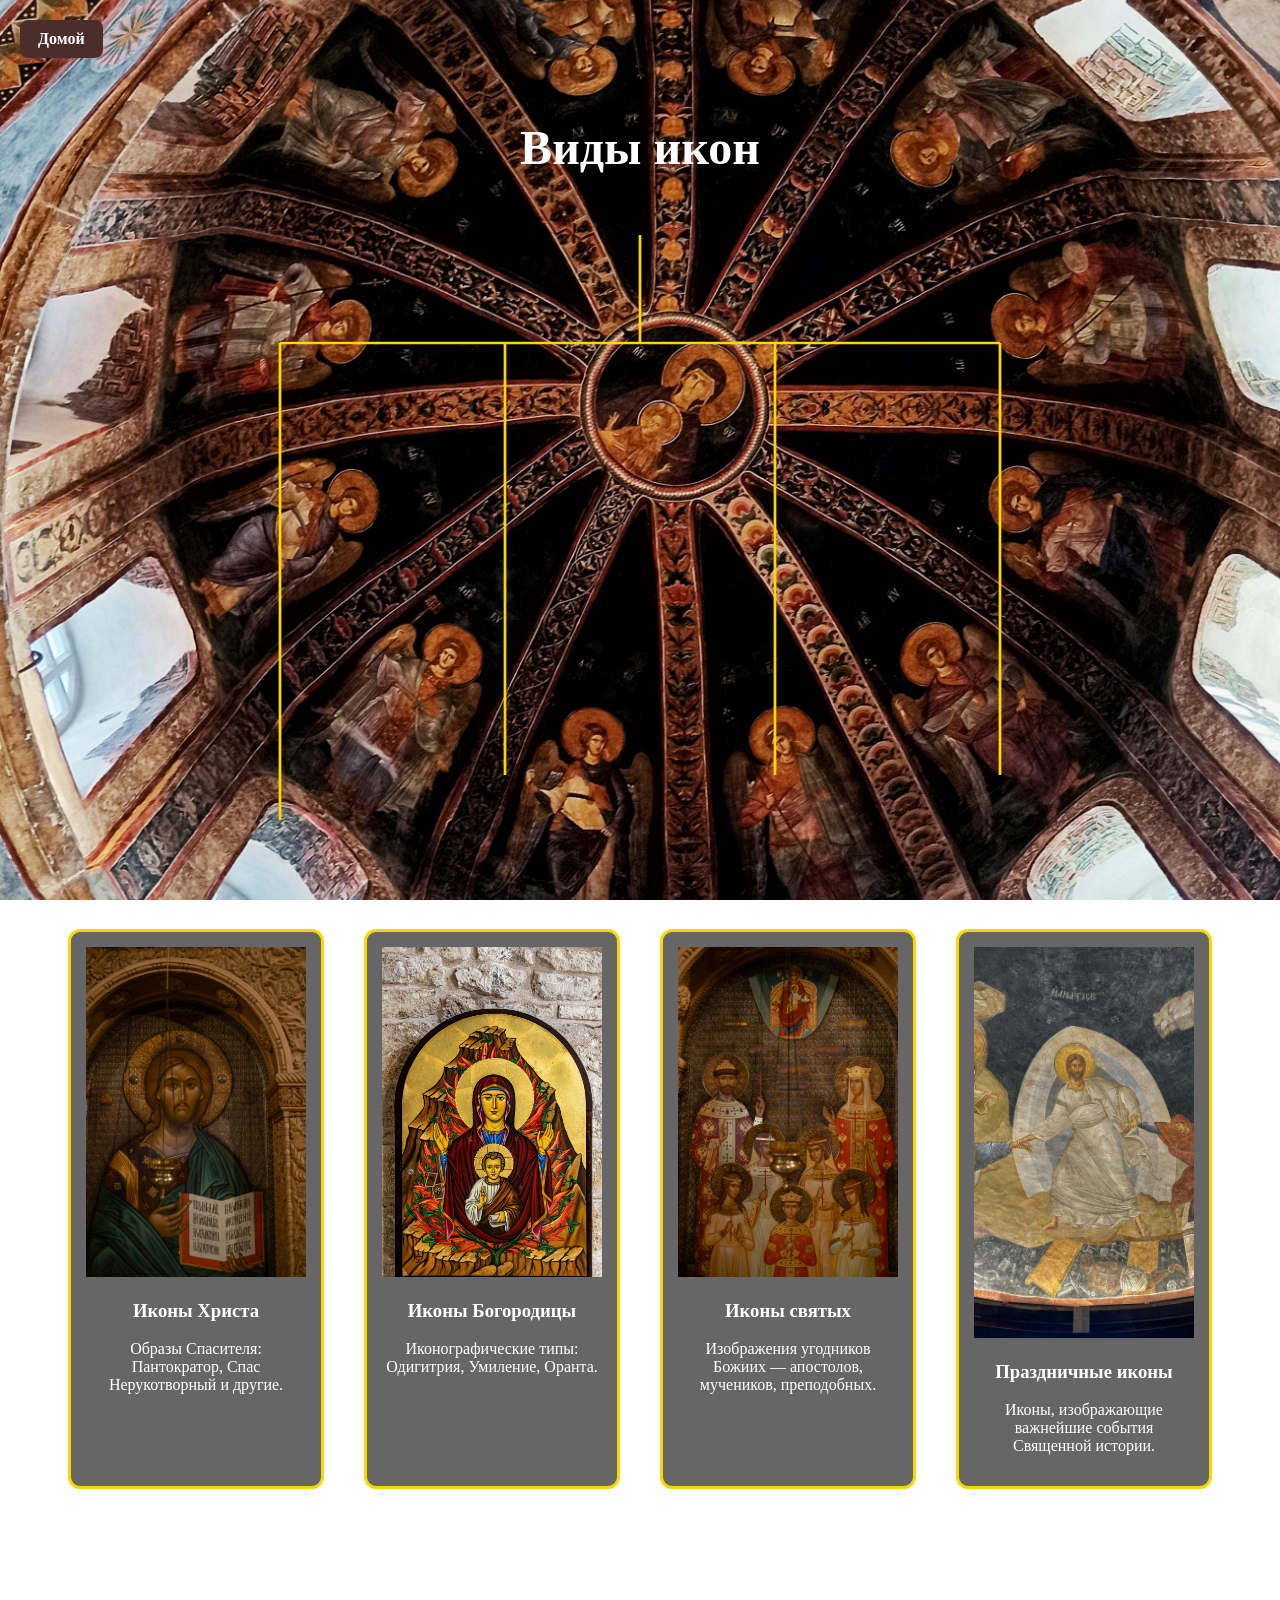
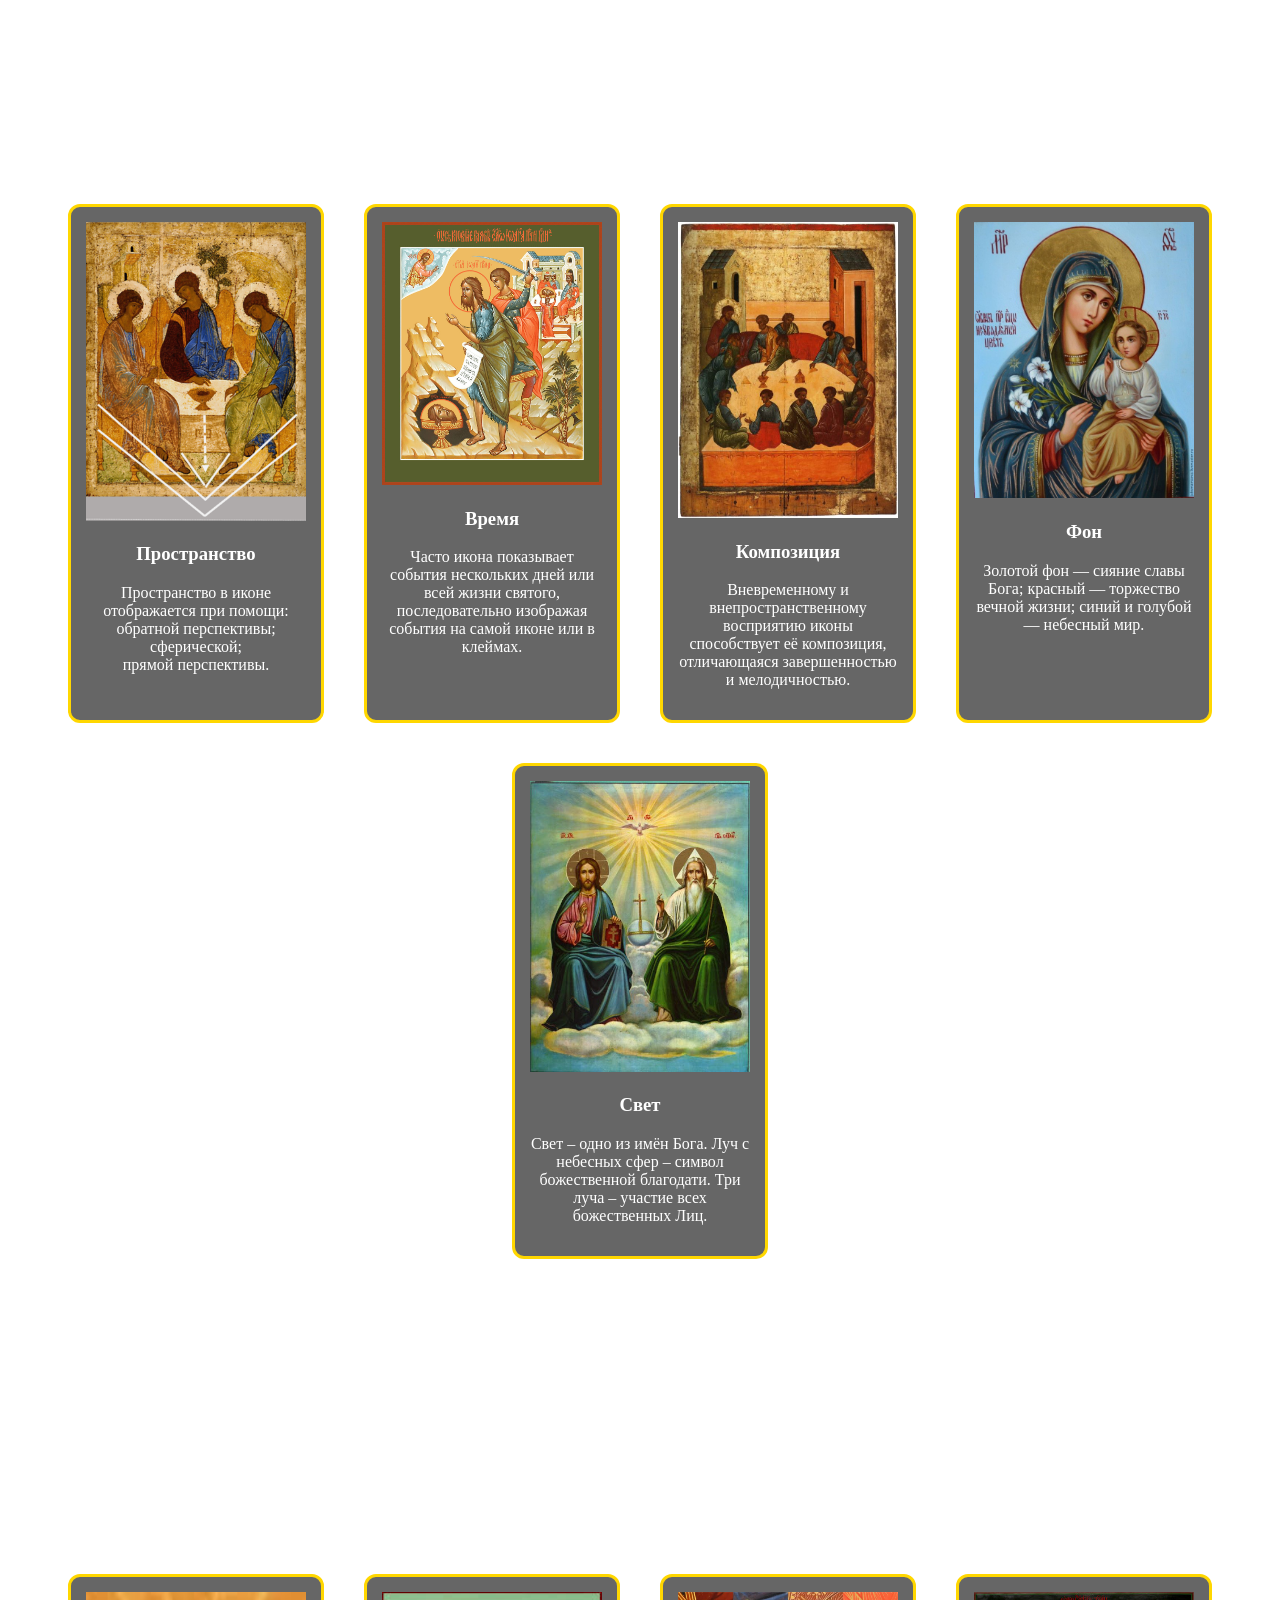
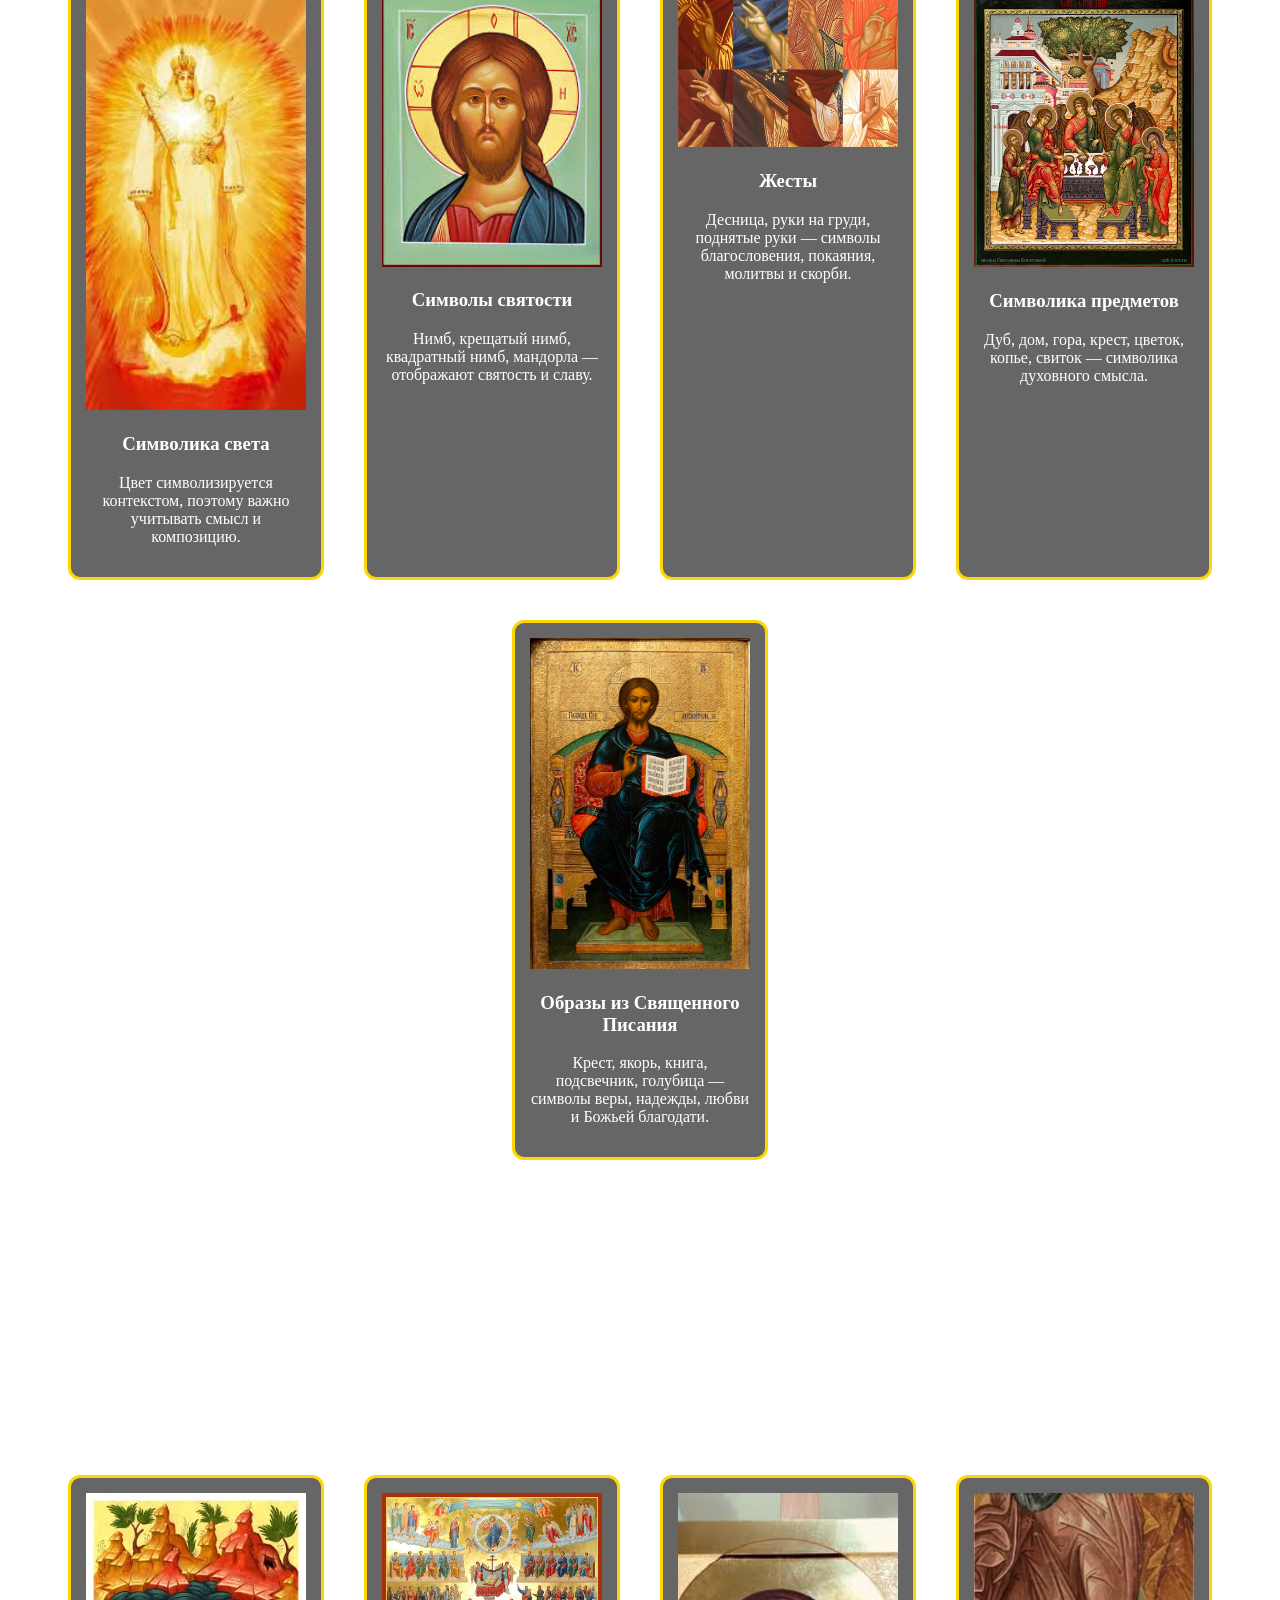
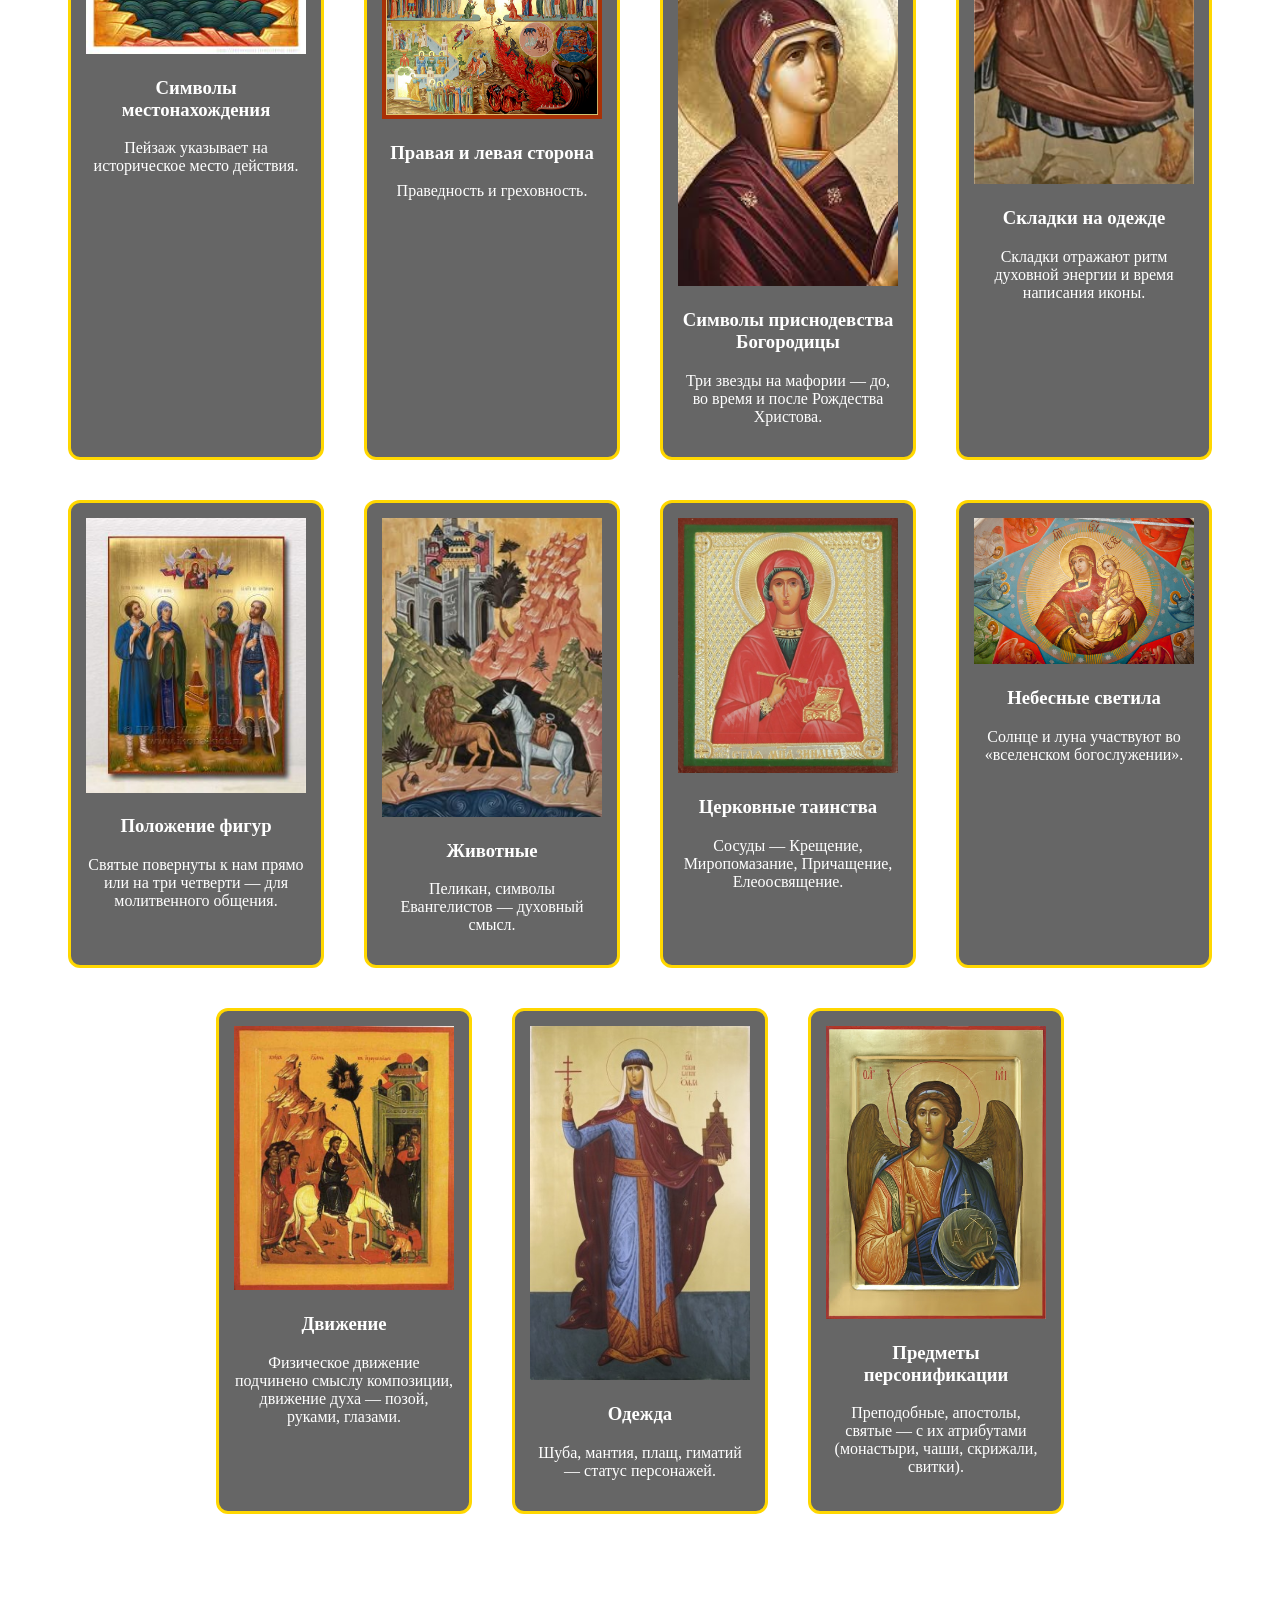
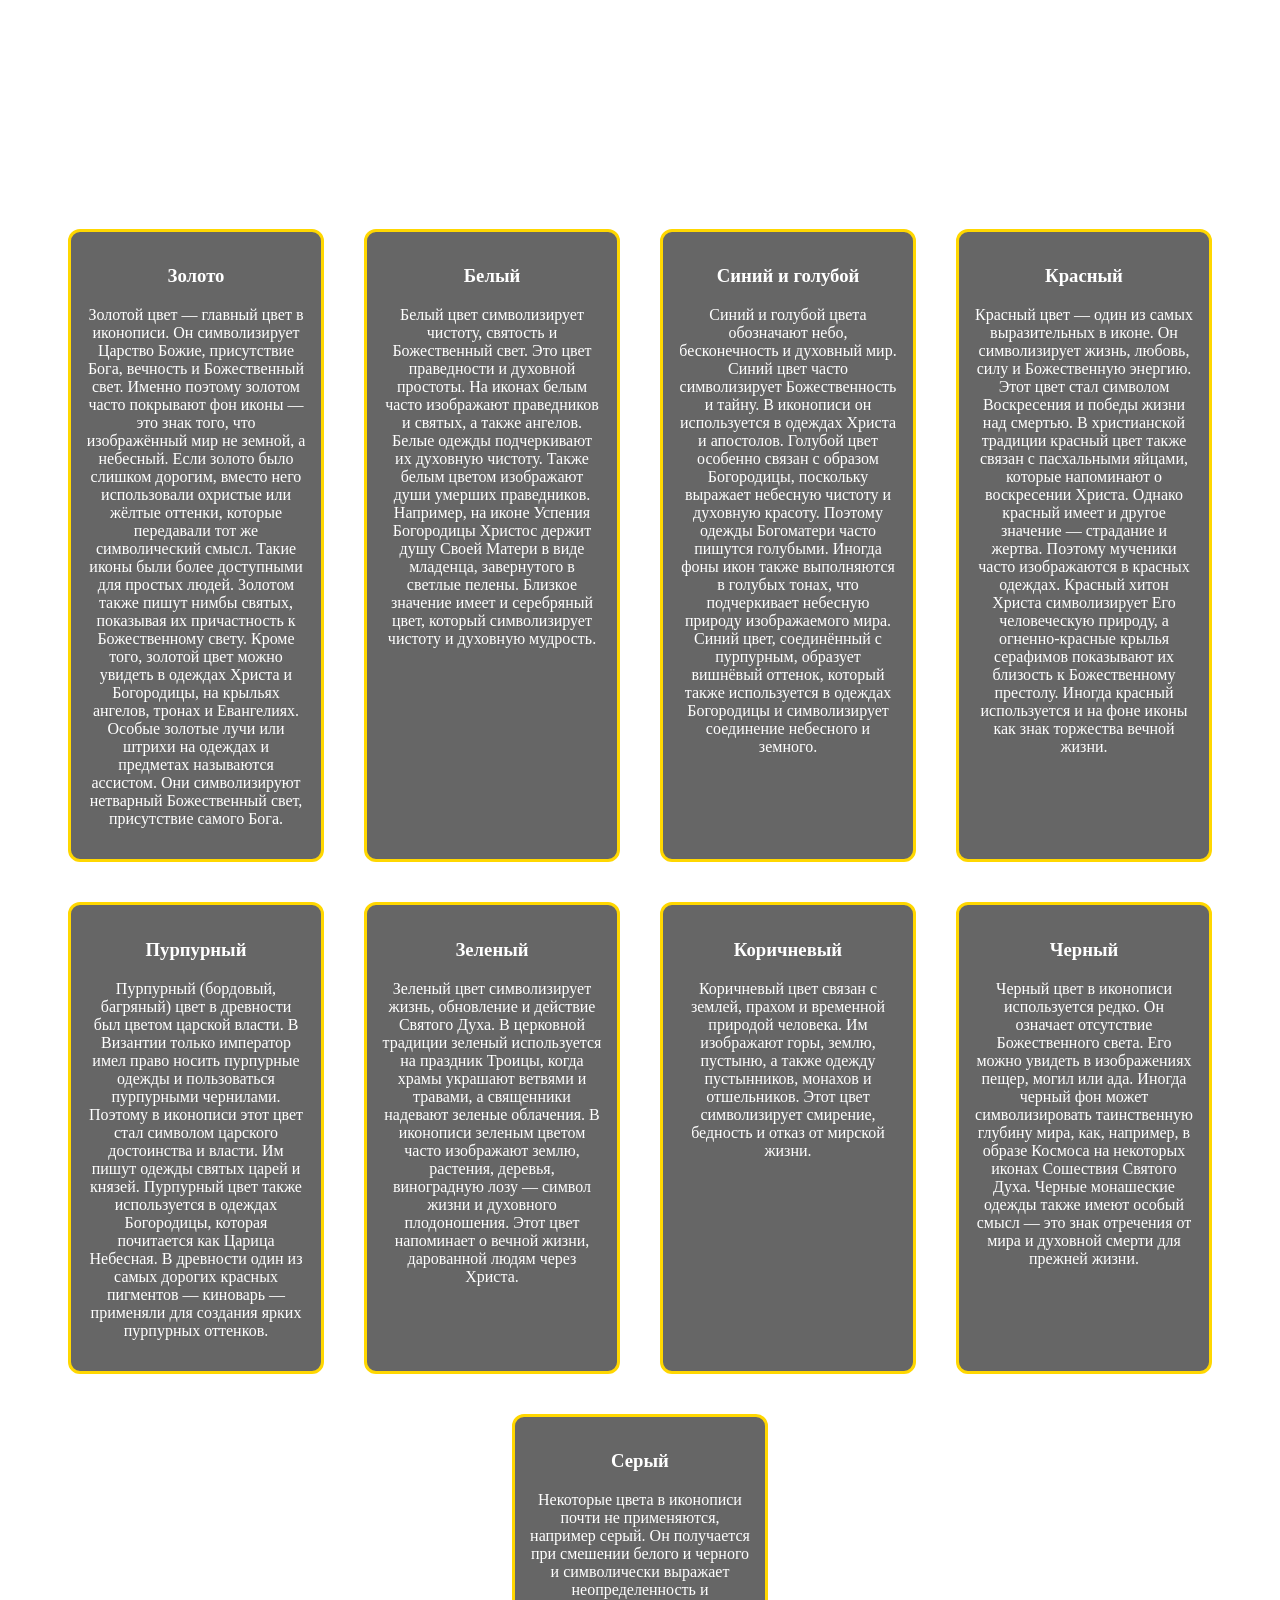
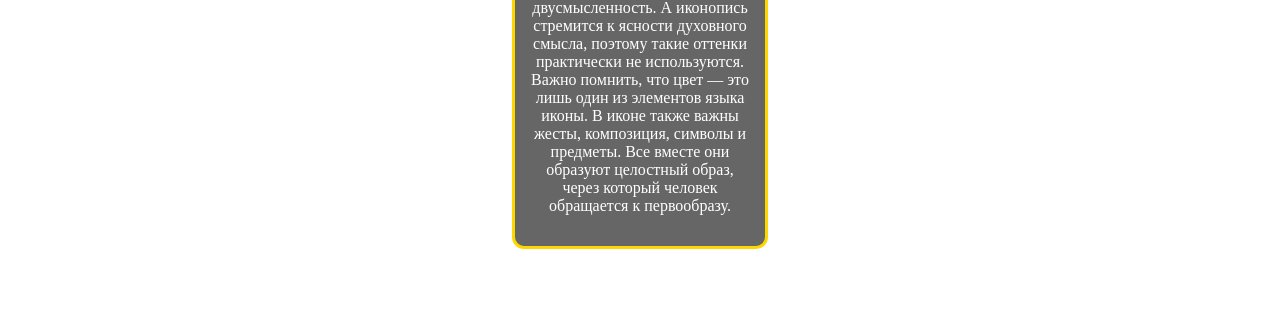
<file: templates/icons.html>
<!DOCTYPE html>
<html lang="ru">
<head>
    <meta charset="UTF-8">
    <title>Все об иконах</title>
    <style>
        body{
            margin:0;
            font-family:Georgia, serif;
            background:url("/static/images/bg.jpg") center/cover fixed;
            color:white;
        }

        /* сцены */
        .scene{
            min-height:100vh;
            display:flex;
            flex-direction:column;
            align-items:center;
            justify-content:center;
            padding:80px 20px;
        }

        /* заголовок */
        .scene-title{
            font-size:48px;
            margin-bottom:60px;
            text-align:center;
            opacity:0;
            transform:translateY(-40px);
            transition:all 1s;
        }

        /* дерево */
        .tree{
            position:relative;
            width:100%;
            max-width:900px;
            height:auto;
            margin-bottom:60px;
        }

        .tree svg{
            width:100%;
            height:auto;
        }

        .draw-line{
            stroke-dasharray:1000;
            stroke-dashoffset:1000;
            stroke-width:3;
            stroke:gold;
            transition:stroke-dashoffset 2s ease;
        }

        /* карточки */
        .icon-grid{
            display:flex;
            gap:40px;
            flex-wrap:wrap;
            justify-content:center;
        }

        .icon-card{
            width:220px;
            min-width:200px;
            background:rgba(0,0,0,0.6);
            padding:15px;
            border:3px solid gold;
            border-radius:12px;
            text-align:center;
            opacity:0;
            transform:translateY(40px);
            transition:opacity 0.8s ease, transform 0.8s ease;
            transition-delay: calc(var(--i) * 0.2s);
        }

        .scene.active .scene-title{
            opacity:1;
            transform:translateY(0);
        }

        .scene.active .draw-line{
            stroke-dashoffset:0;
        }

        .scene.active .icon-card{
            opacity:1;
            transform:translateY(0);
        }

        /* кнопка домой */
        .home{
            position:fixed;
            top:20px;
            left:20px;
            background:#4B2E2B;
            padding:10px 18px;
            border-radius:8px;
            text-decoration:none;
            color:white;
            font-weight:bold;
        }

        /* адаптив */
        @media(max-width:960px){
            .icon-card{width:45%; margin-bottom:20px;}
        }
        @media(max-width:600px){
            .icon-card{width:90%;}
            .scene-title{font-size:36px;}
        }
    </style>
</head>
<body>

<a href="/" class="home">Домой</a>

<!-- СЦЕНА 1 -->
<section class="scene">
    <h2 class="scene-title">Виды икон</h2>
    <div class="tree">
        <svg viewBox="0 0 1000 700" preserveAspectRatio="xMidYMid meet">
            <line class="draw-line" x1="500" y1="0" x2="500" y2="120"/>
            <line class="draw-line" x1="100" y1="120" x2="900" y2="120"/>
            <line class="draw-line" x1="100" y1="120" x2="100" y2="650"/>
            <line class="draw-line" x1="350" y1="120" x2="350" y2="600"/>
            <line class="draw-line" x1="650" y1="120" x2="650" y2="600"/>
            <line class="draw-line" x1="900" y1="120" x2="900" y2="600"/>
        </svg>
    </div>

    <div class="icon-grid">
        <div class="icon-card" style="--i:1">
            <img src="/static/icons/christ.jpg" style="width:100%;">
            <h3>Иконы Христа</h3>
            <p>Образы Спасителя: Пантократор, Спас Нерукотворный и другие.</p>
        </div>
        <div class="icon-card" style="--i:2">
            <img src="/static/icons/mary.jpg" style="width:100%;">
            <h3>Иконы Богородицы</h3>
            <p>Иконографические типы: Одигитрия, Умиление, Оранта.</p>
        </div>
        <div class="icon-card" style="--i:3">
            <img src="/static/icons/saints.jpg" style="width:100%;">
            <h3>Иконы святых</h3>
            <p>Изображения угодников Божиих — апостолов, мучеников, преподобных.</p>
        </div>
        <div class="icon-card" style="--i:4">
            <img src="/static/icons/feasts.jpg" style="width:100%;">
            <h3>Праздничные иконы</h3>
            <p>Иконы, изображающие важнейшие события Священной истории.</p>
        </div>
    </div>
</section>

<!-- СЦЕНА 2.1 -->
<section class="scene">
    <h2 class="scene-title">Из чего состоит икона (часть 1)</h2>
    <div class="icon-grid">
        <div class="icon-card" style="--i:1">
            <img src="/static/icons/perspektiva.png" style="width:100%;">
            <h3>Пространство</h3>
            <p>Пространство в иконе отображается при помощи: <br>
                обратной перспективы; <br>
                сферической; <br>
                прямой перспективы.</p>
        </div>
        <div class="icon-card" style="--i:2">
            <img src="/static/icons/time.jpg" style="width:100%;">
            <h3>Время</h3>
            <p>Часто икона показывает события нескольких дней или всей жизни святого, последовательно изображая события на самой иконе или в клеймах.</p>
        </div>
        <div class="icon-card" style="--i:3">
            <img src="/static/icons/kompozicia.jpg" style="width:100%;">
            <h3>Композиция</h3>
            <p>Вневременному и внепространственному восприятию иконы способствует её композиция, отличающаяся завершенностью и мелодичностью.</p>
        </div>
        <div class="icon-card" style="--i:4">
            <img src="/static/icons/fon.jpg" style="width:100%;">
            <h3>Фон</h3>
            <p>Золотой фон — сияние славы Бога; красный — торжество вечной жизни; синий и голубой — небесный мир.</p>
        </div>
        <div class="icon-card" style="--i:5">
            <img src="/static/icons/svet.jpg" style="width:100%;">
            <h3>Свет</h3>
            <p>Свет – одно из имён Бога. Луч с небесных сфер – символ божественной благодати. Три луча – участие всех божественных Лиц.</p>
        </div>
    </div>
</section>

<!-- СЦЕНА 2.2 -->
<section class="scene">
    <h2 class="scene-title">Из чего состоит икона (часть 2)</h2>
    <div class="icon-grid">
        <div class="icon-card" style="--i:1">
            <img src="/static/icons/svetv.jpg" style="width:100%;">
            <h3>Символика света</h3>
            <p>Цвет символизируется контекстом, поэтому важно учитывать смысл и композицию.</p>
        </div>
        <div class="icon-card" style="--i:2">
            <img src="/static/icons/nimb.jpg" style="width:100%;">
            <h3>Символы святости</h3>
            <p>Нимб, крещатый нимб, квадратный нимб, мандорла — отображают святость и славу.</p>
        </div>
        <div class="icon-card" style="--i:3">
            <img src="/static/icons/jest.jpg" style="width:100%;">
            <h3>Жесты</h3>
            <p>Десница, руки на груди, поднятые руки — символы благословения, покаяния, молитвы и скорби.</p>
        </div>
        <div class="icon-card" style="--i:4">
            <img src="/static/icons/dub.jpg" style="width:100%;">
            <h3>Символика предметов</h3>
            <p>Дуб, дом, гора, крест, цветок, копье, свиток — символика духовного смысла.</p>
        </div>
        <div class="icon-card" style="--i:5">
            <img src="/static/icons/simb.jpg" style="width:100%;">
            <h3>Образы из Священного Писания</h3>
            <p>Крест, якорь, книга, подсвечник, голубица — символы веры, надежды, любви и Божьей благодати.</p>
        </div>
    </div>
</section>

<!-- СЦЕНА 2.3 -->
<section class="scene">
    <h2 class="scene-title">Из чего состоит икона (часть 3)</h2>
    <div class="icon-grid">
        <div class="icon-card" style="--i:1">
            <img src="/static/icons/pejzaj.jpg" style="width:100%;">
            <h3>Символы местонахождения</h3><p>Пейзаж указывает на историческое место действия.</p></div>
        <div class="icon-card" style="--i:2">
            <img src="/static/icons/sud.jpg" style="width:100%;">
            <h3>Правая и левая сторона</h3><p>Праведность и греховность.</p></div>
        <div class="icon-card" style="--i:3">
            <img src="/static/icons/zvezdy.jpg" style="width:100%;">
            <h3>Символы приснодевства Богородицы</h3><p>Три звезды на мафории — до, во время и после Рождества Христова.</p></div>
        <div class="icon-card" style="--i:4">
            <img src="/static/icons/skladki.jpg" style="width:100%;">
            <h3>Складки на одежде</h3><p>Складки отражают ритм духовной энергии и время написания иконы.</p></div>
        <div class="icon-card" style="--i:5">
            <img src="/static/icons/figury.jpg" style="width:100%;">
            <h3>Положение фигур</h3><p>Святые повернуты к нам прямо или на три четверти — для молитвенного общения.</p></div>
        <div class="icon-card" style="--i:6">
            <img src="/static/icons/animal.jpg" style="width:100%;">
            <h3>Животные</h3><p>Пеликан, символы Евангелистов — духовный смысл.</p></div>
        <div class="icon-card" style="--i:7">
            <img src="/static/icons/sosudy.jpg" style="width:100%;">
            <h3>Церковные таинства</h3><p>Сосуды — Крещение, Миропомазание, Причащение, Елеоосвящение.</p></div>
        <div class="icon-card" style="--i:8">
            <img src="/static/icons/2.jpg" style="width:100%;">
            <h3>Небесные светила</h3><p>Солнце и луна участвуют во «вселенском богослужении».</p></div>
        <div class="icon-card" style="--i:9">
            <img src="/static/icons/dvijenie.jpg" style="width:100%;">
            <h3>Движение</h3><p>Физическое движение подчинено смыслу композиции, движение духа — позой, руками, глазами.</p></div>
        <div class="icon-card" style="--i:10">
            <img src="/static/icons/odejda.jpg" style="width:100%;">
            <h3>Одежда</h3><p>Шуба, мантия, плащ, гиматий — статус персонажей.</p></div>
        <div class="icon-card" style="--i:11">
            <img src="/static/icons/arhangel.jpg" style="width:100%;">
            <h3>Предметы персонификации</h3><p>Преподобные, апостолы, святые — с их атрибутами (монастыри, чаши, скрижали, свитки).</p></div>
    </div>
</section>

<!-- СЦЕНА 3 -->
<section class="scene">
    <h2 class="scene-title">Цвета в иконописи</h2>
    <div class="icon-grid">
        <div class="icon-card" style="--i:1"><h3>Золото</h3><p>Золотой цвет — главный цвет в иконописи. Он символизирует Царство Божие, присутствие Бога, вечность и Божественный свет. Именно поэтому золотом часто покрывают фон иконы — это знак того, что изображённый мир не земной, а небесный.  Если золото было слишком дорогим, вместо него использовали охристые или жёлтые оттенки, которые передавали тот же символический смысл. Такие иконы были более доступными для простых людей.  Золотом также пишут нимбы святых, показывая их причастность к Божественному свету. Кроме того, золотой цвет можно увидеть в одеждах Христа и Богородицы, на крыльях ангелов, тронах и Евангелиях.  Особые золотые лучи или штрихи на одеждах и предметах называются ассистом. Они символизируют нетварный Божественный свет, присутствие самого Бога.</p></div>
        <div class="icon-card" style="--i:2"><h3>Белый</h3><p>Белый цвет символизирует чистоту, святость и Божественный свет. Это цвет праведности и духовной простоты.  На иконах белым часто изображают праведников и святых, а также ангелов. Белые одежды подчеркивают их духовную чистоту.  Также белым цветом изображают души умерших праведников. Например, на иконе Успения Богородицы Христос держит душу Своей Матери в виде младенца, завернутого в светлые пелены.  Близкое значение имеет и серебряный цвет, который символизирует чистоту и духовную мудрость.</p></div>
        <div class="icon-card" style="--i:3"><h3>Синий и голубой</h3><p>Синий и голубой цвета обозначают небо, бесконечность и духовный мир.  Синий цвет часто символизирует Божественность и тайну. В иконописи он используется в одеждах Христа и апостолов.  Голубой цвет особенно связан с образом Богородицы, поскольку выражает небесную чистоту и духовную красоту. Поэтому одежды Богоматери часто пишутся голубыми.  Иногда фоны икон также выполняются в голубых тонах, что подчеркивает небесную природу изображаемого мира.  Синий цвет, соединённый с пурпурным, образует вишнёвый оттенок, который также используется в одеждах Богородицы и символизирует соединение небесного и земного.</p></div>
        <div class="icon-card" style="--i:4"><h3>Красный</h3><p>Красный цвет — один из самых выразительных в иконе. Он символизирует жизнь, любовь, силу и Божественную энергию.  Этот цвет стал символом Воскресения и победы жизни над смертью. В христианской традиции красный цвет также связан с пасхальными яйцами, которые напоминают о воскресении Христа.  Однако красный имеет и другое значение — страдание и жертва. Поэтому мученики часто изображаются в красных одеждах.  Красный хитон Христа символизирует Его человеческую природу, а огненно-красные крылья серафимов показывают их близость к Божественному престолу.  Иногда красный используется и на фоне иконы как знак торжества вечной жизни.</p></div>
        <div class="icon-card" style="--i:4"><h3>Пурпурный</h3><p>Пурпурный (бордовый, багряный) цвет в древности был цветом царской власти. В Византии только император имел право носить пурпурные одежды и пользоваться пурпурными чернилами.  Поэтому в иконописи этот цвет стал символом царского достоинства и власти. Им пишут одежды святых царей и князей.  Пурпурный цвет также используется в одеждах Богородицы, которая почитается как Царица Небесная.  В древности один из самых дорогих красных пигментов — киноварь — применяли для создания ярких пурпурных оттенков.</p></div>
        <div class="icon-card" style="--i:4"><h3>Зеленый</h3><p>Зеленый цвет символизирует жизнь, обновление и действие Святого Духа.  В церковной традиции зеленый используется на праздник Троицы, когда храмы украшают ветвями и травами, а священники надевают зеленые облачения.  В иконописи зеленым цветом часто изображают землю, растения, деревья, виноградную лозу — символ жизни и духовного плодоношения.  Этот цвет напоминает о вечной жизни, дарованной людям через Христа.</p></div>
        <div class="icon-card" style="--i:4"><h3>Коричневый</h3><p>Коричневый цвет связан с землей, прахом и временной природой человека.  Им изображают горы, землю, пустыню, а также одежду пустынников, монахов и отшельников.  Этот цвет символизирует смирение, бедность и отказ от мирской жизни.</p></div>
        <div class="icon-card" style="--i:4"><h3>Черный</h3><p>Черный цвет в иконописи используется редко. Он означает отсутствие Божественного света.  Его можно увидеть в изображениях пещер, могил или ада.  Иногда черный фон может символизировать таинственную глубину мира, как, например, в образе Космоса на некоторых иконах Сошествия Святого Духа.  Черные монашеские одежды также имеют особый смысл — это знак отречения от мира и духовной смерти для прежней жизни.</p></div>
        <div class="icon-card" style="--i:4"><h3>Серый</h3><p>Некоторые цвета в иконописи почти не применяются, например серый. Он получается при смешении белого и черного и символически выражает неопределенность и двусмысленность.  А иконопись стремится к ясности духовного смысла, поэтому такие оттенки практически не используются.  Важно помнить, что цвет — это лишь один из элементов языка иконы. В иконе также важны жесты, композиция, символы и предметы. Все вместе они образуют целостный образ, через который человек обращается к первообразу.</p></div>
    </div>
</section>

<script>
    const scenes = document.querySelectorAll(".scene");
    const observer = new IntersectionObserver(entries=>{
        entries.forEach(entry=>{
            if(entry.isIntersecting){
                entry.target.classList.add("active");
            }
        });
    },{threshold:0.4});
    scenes.forEach(scene=>observer.observe(scene));
</script>

</body>
</html>
</file>
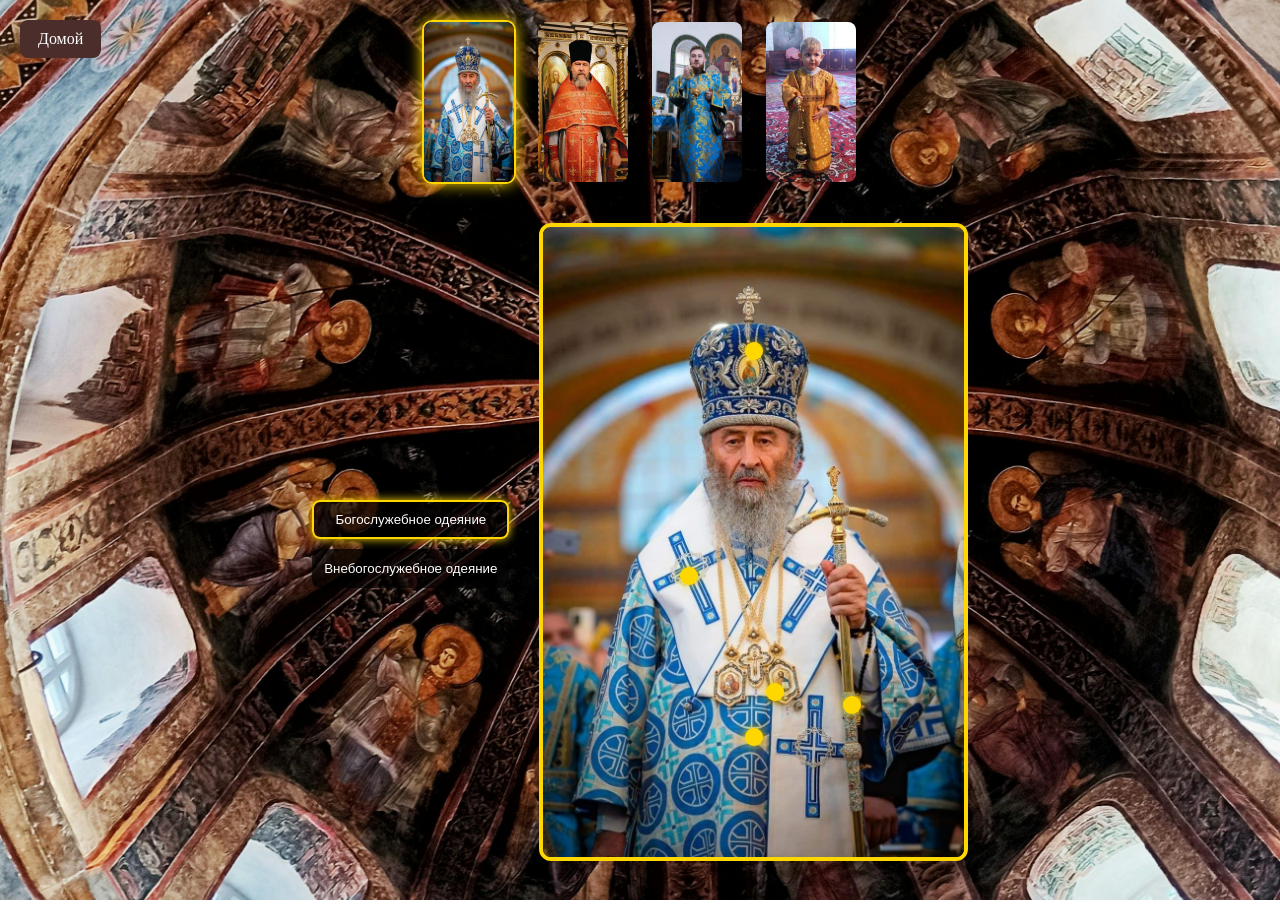
<file: templates/oblachenia.html>
<!DOCTYPE html>
<html lang="ru">
<head>
    <meta charset="UTF-8">
    <title>Облачение священнослужителей</title>

    <style>
        body{
            margin:0;
            font-family:Georgia, serif;
            color:white;
            background:url("/static/images/bg.jpg") center/cover fixed;
        }

        /* домой */
        .home{
            position:fixed;
            top:20px;
            left:20px;
            background:#4B2E2B;
            padding:10px 18px;
            border-radius:8px;
            text-decoration:none;
            color:white;
        }

        /* верх */
        .top-buttons{
            display:flex;
            justify-content:center;
            gap:20px;
            margin-top:20px;
        }

        .top-btn{
            width:90px;
            cursor:pointer;
            border:2px solid transparent;
            border-radius:10px;
        }

        .top-btn.active{
            border:2px solid gold;
            box-shadow:0 0 15px gold;
        }

        /* центр */
        .main{
            display:flex;
            justify-content:center;
            align-items:center;
            height:80vh;
        }

        .wrapper{
            display:flex;
            align-items:center;
            gap:30px;
        }

        /* слева */
        .side-menu{
            display:flex;
            flex-direction:column;
            gap:10px;
        }

        .side-btn{
            padding:10px;
            background:rgba(0,0,0,0.7);
            border:2px solid transparent;
            color:white;
            cursor:pointer;
            border-radius:8px;
        }

        .side-btn.active{
            border:2px solid gold;
            box-shadow:0 0 10px gold;
        }

        /* картинка */
        .content{
            position:relative;
            display:inline-block;
        }

        .content img{
            max-width:600px;
            max-height:70vh;
            object-fit:contain;
            border:4px solid gold;
            border-radius:12px;
        }

        /* маркеры */
        .marker{
            position:absolute;
            width:18px;
            height:18px;
            background:gold;
            border-radius:50%;
            cursor:pointer;
            transform:translate(-50%, -50%);
            box-shadow:0 0 10px gold;
            animation:pulse 1.5s infinite;
        }

        @keyframes pulse{
            0%{transform:translate(-50%, -50%) scale(1);}
            50%{transform:translate(-50%, -50%) scale(1.5);}
            100%{transform:translate(-50%, -50%) scale(1);}
        }

        .marker:hover{
            animation:none;
            transform:translate(-50%, -50%) scale(1.6);
            box-shadow:0 0 25px gold;
        }

        /* тултип */
        .marker span{
            position:absolute;
            left:50%;
            top:-10px;
            transform:translate(-50%, -100%);

            background:rgba(0,0,0,0.9);
            padding:8px 12px;
            border-radius:8px;

            font-size:12px;
            line-height:1.4;
            color:white;

            min-width:120px;
            max-width:300px;
            max-height:250px;
            overflow-y:auto;

            width:max-content;

            white-space:normal;
            word-wrap:break-word;
            text-align:center;

            opacity:0;
            pointer-events:none;
            transition:0.2s;

            z-index:10;
        }

        .marker span.show{
            opacity:1;
        }
    </style>
</head>

<body>

<a href="/" class="home">Домой</a>

<div class="top-buttons">
    <img src="/static/img/episkop_main.jpg" class="top-btn" onclick="switchScene('episkop', this)">
    <img src="/static/img/felon.jpg" class="top-btn" onclick="switchScene('svyashennik', this)">
    <img src="/static/img/diakon.jpg" class="top-btn" onclick="switchScene('diakon', this)">
    <img src="/static/img/altarnik.jpg" class="top-btn" onclick="switchScene('sluzhitel', this)">
</div>

<div class="main">
    <div class="wrapper">

        <div class="side-menu" id="sideMenu"></div>

        <div class="content">
            <img id="mainImage" src="">
            <div id="markers"></div>
        </div>

    </div>
</div>

<script>

    const data = {

        episkop: {
            items: [
                {
                    name:"Богослужебное одеяние",
                    img:"/static/img/episkop_main.jpg",
                    markers:[
                        {x:50,y:20,text:"Ми́тра (от греч. μίτρα (митра) – головная повязка) – головной убор сферообразной формы, богато украшенный золотым шитьем, бисером, драгоценными камнями; принадлежность богослужебного облачения архиереев, архимандритов, а также священников, которым право ношения такого типа убора предоставляется в качестве награды."},
                        {x:50,y:80,text:"Са́ккос (от греч. σάκκος – (саккос) – мешок, вретище, одежа из грубой материи) – богослужебное облачение архиерея, длинная, просторная одежда с широкими рукавами. Поверх саккоса надевается омофор и панагия с крестом."},
                        {x:55,y:73,text:"Панагия – атрибут архиерейского облачения. В современной практике панагия – иконка овальной формы на цепи, которая носится на груди. На богослужении – поверх облачения; вне богослужения на официальных мероприятиях – поверх рясы. В русской традиции панагию носят только архиереи, и она является видимым признаком, позволяющим вне богослужения отличить архиерея от монашествующего священника. На панагии чаще всего изображена Богородица (отсюда и название «всесвятая» – одно из именований Богородицы)"},
                        {x:35,y:55,text:"Омофо́р (от греч. ὠμοφόριον (омофорион) (от греч. ὦμος – плечо, и φορός – несущий) – носимый на плечах) – элемент богослужебного облачения архиерея, представляющий собой широкую ленту. Существуют два вида омофора: 1) Великий омофор – длинная широкая лента с изображениями крестов; огибая шею, спускается одним концом на грудь, другим – на спину. 2) Малый омофор – широкая лента с изображениями крестов, спускается обоими концами на грудь, спереди сшита или закреплена пуговицами. Надевается поверх саккоса."},
                        {x:73,y:75,text:"Архиерейский жезл (посох) — это знак высшей пастырской власти епископа, символизирующий его роль как доброго пастыря, управляющего стадом Христовым. Жезл вручается при хиротонии, используется во время богослужений, часто имеет навершие в виде перевернутого якоря или двух змей, символизирующих мудрость."}
                    ]
                },
                {
                    name:"Внебогослужебное одеяние",
                    img:"/static/img/episkop_1.jpg",
                    markers:[
                        {x:50,y:20,text:"Клобук - принадлежность внебогослужебного и, в определенных случаях, богослужебного облачения архиерея – архиерейский клобук, идентичен монашескому. В Русской Православной Церкви: • митрополиты носят клобук белого цвета с нашитым крестом, • архиепископы – чёрного с нашитым крестом, • епископы – чёрного (не отличается от обычного монашеского клобука)."},
                        {x:60,y:75,text:"Ря́са (от греч. ράσον) – верхнее, не богослужебное облачение лиц духовного сана и монашествующих. Раньше словом «ράσον» обозначалась не стянутая, поношенная одежда, вретище. Как одежда монахов и лиц духовного сана представляет собой длинное до пят просторное платье с широкими рукавами. Существуют летние, зимние и демисезонные виды ряс, различающиеся между собой материалом и покроем."}
                    ]
                }
            ]
        },

        svyashennik: {
            items: [
                {
                    name:"Богослужебное одеяние",
                    img:"/static/img/felon.jpg",
                    markers:[
                        {x:50,y:20,text:"Камила́вка (греч. καμελαύκιον (камелавкион)) – головной убор в виде расширяющегося кверху цилиндра, обтянутый материей."},
                        {x:50,y:50,text:"Фело́нь – богослужебное облачение священника. Древняя фелонь имела форму длинной до пят одежды с прорезью для головы, без рукавов. Впоследствии, для удобства, спереди на подоле стали делать вырез, в настоящее время доходящий до пояса. Современная русская фелонь отличается от восточных наличием приподнятого жесткого оплечья. Фелонь была также богослужебным облачением архиереев – на востоке до XVI в. и в России до нач. XVIII в."},
                        {x:50,y:60,text:"Напе́рсный крест – носимый на персях (на груди) крест как символ спасения и искупления человека, знамение победы Христа над смертью и адом; как орудие победы над диаволом и грехом."},
                        {x:20,y:80,text:"По́ручи (нарука́вники (греч. ἐπιμανίκια)) – часть богослужебного облачения духовенства – широкие ленты со шнурами, стягивающие рукава подрясника или подризника у запястья; символизируют узы Христа (во время Его страданий), напоминают священнослужителям, что совершаемые ими священнодействия бывают действенны благодаря Божественной благодати."},
                        {x:50,y:66,text:"По́яс – принадлежность богослужебного облачения священника и архиерея. По объяснению свт. Симеона Солунского, литургический пояс символизирует • служение Спасителя, • силу, даруемую от Бога, • целомудрие и чистоту."},
                        {x:50,y:85,text:"Епитрахи́ль (от греч. ἐπιτραχήλιον – (облачение, расположенное) на шее) – принадлежность богослужебного облачения священника и архиерея – длинная лента, огибающая шею и обоими концами спускающаяся на грудь, спереди сшита или скреплена пуговицами, надевается поверх подризника или рясы."},
                        {x:25,y:70,text:"Подри́зник – богослужебное облачение священника и архиерея – род стихаря – длинная до пят одежда, в талию, с узкими рукавами, белого или иного цвета, обычно шелковая. Термин вошел в русский церковный обиход, вероятно, во второй половине XVII века."}
                    ]
                },
                {
                    name:"Внебогослужебное одеяние",
                    img:"/static/img/svia.jpg",
                    markers:[
                        {x:40,y:60,text:"Ряса"},
                        {x:46,y:17,text:"Камилавка"},
                        {x:46,y:87,text:"Наперсный крест"}
                    ]
                }
            ]
        },

        diakon: {
            items: [
                {
                    name:"Богослужебное одеяние",
                    img:"/static/img/diakon.jpg",
                    markers:[
                        {x:32,y:36,text:"По́ручи (нарука́вники (греч. ἐπιμανίκια)) – часть богослужебного облачения духовенства – широкие ленты со шнурами, стягивающие рукава подрясника или подризника у запястья; символизируют узы Христа (во время Его страданий), напоминают священнослужителям, что совершаемые ими священнодействия бывают действенны благодаря Божественной благодати."},
                        {x:70,y:35,text:"Ора́рь – принадлежность богослужебного облачения диакона и иподиакона – длинная лента. Диакон носит орарь на левом плече, сверх стихаря – один конец спускается на грудь, другой на спину. Во время произнесения прошений он поднимает правой рукой край ораря и использует его при совершении крестного знамения. При приготовлении к причащению за литургией он препоясывается орарем крестообразно."},
                        {x:40,y:60,text:"Стиха́рь – (греч. στιχάριον, вероятно, от греч. στιχίδιον – строчка, лента) – диаконское и причетническое богослужебное облачение, представляющее собой длинное одеяние с широкими рукавами;"}

                    ]
                },
                {
                    name:"Внебогослужебное одеяние",
                    img:"/static/img/diakon1.jpg",
                    markers:[
                        {x:40,y:60,text:"Ряса"},
                        {x:50,y:20,text:"Камилавка"}
                    ]
                }
            ]
        },

        sluzhitel: {
            items: [
                {
                    name:"Богослужебное одеяние",
                    img:"/static/img/altarnik.jpg",
                    markers:[
                        {x:50,y:50,text:"Стиха́рь – длинная одежда с широкими рукавами, с разрезами от подмышек до низа, скрепленными пуговицами. Делается обычно из плотной ткани. Стихарь надевается диаконом поверх подрясника. Стихари этого типа могут различаться по цвету. При облачении в стихарь читается следующий стих из Библии: «Возрадуется душа моя о Господе, облече бо мя в ризу спасения, и одеждею веселия одея мя, яко жениху возложи ми венец, и яко невесту украси мя красотою» (Ис.61:10)."}
                    ]
                },
                {
                    name:"Внебогослужебное одеяние",
                    img:"/static/img/podrasnik.jpg",
                    markers:[
                        {x:40,y:60,text:"Подря́сник – (часто) нижнее (но не во всех случаях), длиною до пят, облачение клириков и монахов с узкими (в отличие от рясы) рукавами. По самому названию понятно предназначение подрясника в утилитарном отношении – он носится под рясой. Между тем подрясник, как часть особого облачения, имеет и более возвышенное значение."}
                    ]
                }
            ]
        }

    }

    const sideMenu = document.getElementById("sideMenu")
    const mainImage = document.getElementById("mainImage")
    const markers = document.getElementById("markers")

    function resetTop(){
        document.querySelectorAll(".top-btn").forEach(b=>b.classList.remove("active"))
    }

    function switchScene(type, el){

        resetTop()
        if(el) el.classList.add("active")

        sideMenu.innerHTML = ""

        data[type].items.forEach((item,index)=>{

            const btn = document.createElement("button")
            btn.className = "side-btn"
            btn.innerText = item.name

            btn.onclick = ()=>{
                document.querySelectorAll(".side-btn").forEach(b=>b.classList.remove("active"))
                btn.classList.add("active")

                mainImage.src = item.img
                drawMarkers(item.markers || [])
            }

            if(index===0){
                btn.classList.add("active")
                mainImage.src = item.img
                drawMarkers(item.markers || [])
            }

            sideMenu.appendChild(btn)
        })
    }

    function drawMarkers(list){

        markers.innerHTML=""

        list.forEach(m=>{
            const div=document.createElement("div")
            div.className="marker"
            div.style.left=m.x+"%"
            div.style.top=m.y+"%"

            const span=document.createElement("span")
            span.innerText=m.text

            div.appendChild(span)
            markers.appendChild(div)
        })
    }

    switchScene("episkop", document.querySelector(".top-btn"))

    document.addEventListener("mouseover", function(e){

        const marker = e.target.closest(".marker")
        if(!marker) return

        const tooltip = marker.querySelector("span")
        tooltip.classList.add("show")

        tooltip.style.left = "50%"
        tooltip.style.right = "auto"
        tooltip.style.top = "-10px"
        tooltip.style.transform = "translate(-50%, -100%)"

        let rect = tooltip.getBoundingClientRect()

        if(rect.top < 10){
            tooltip.style.top = "120%"
            tooltip.style.transform = "translate(-50%, 0)"
            rect = tooltip.getBoundingClientRect()
        }

        if(rect.right > window.innerWidth - 10){
            tooltip.style.left = "auto"
            tooltip.style.right = "0"
            tooltip.style.transform = "translate(0, -100%)"
            rect = tooltip.getBoundingClientRect()
        }

        if(rect.left < 10){
            tooltip.style.left = "0"
            tooltip.style.transform = "translate(0, -100%)"
        }

    })

    document.addEventListener("mouseout", function(e){

        const marker = e.target.closest(".marker")
        if(!marker) return

        const tooltip = marker.querySelector("span")
        tooltip.classList.remove("show")
    })

</script>

</body>
</html>
</file>
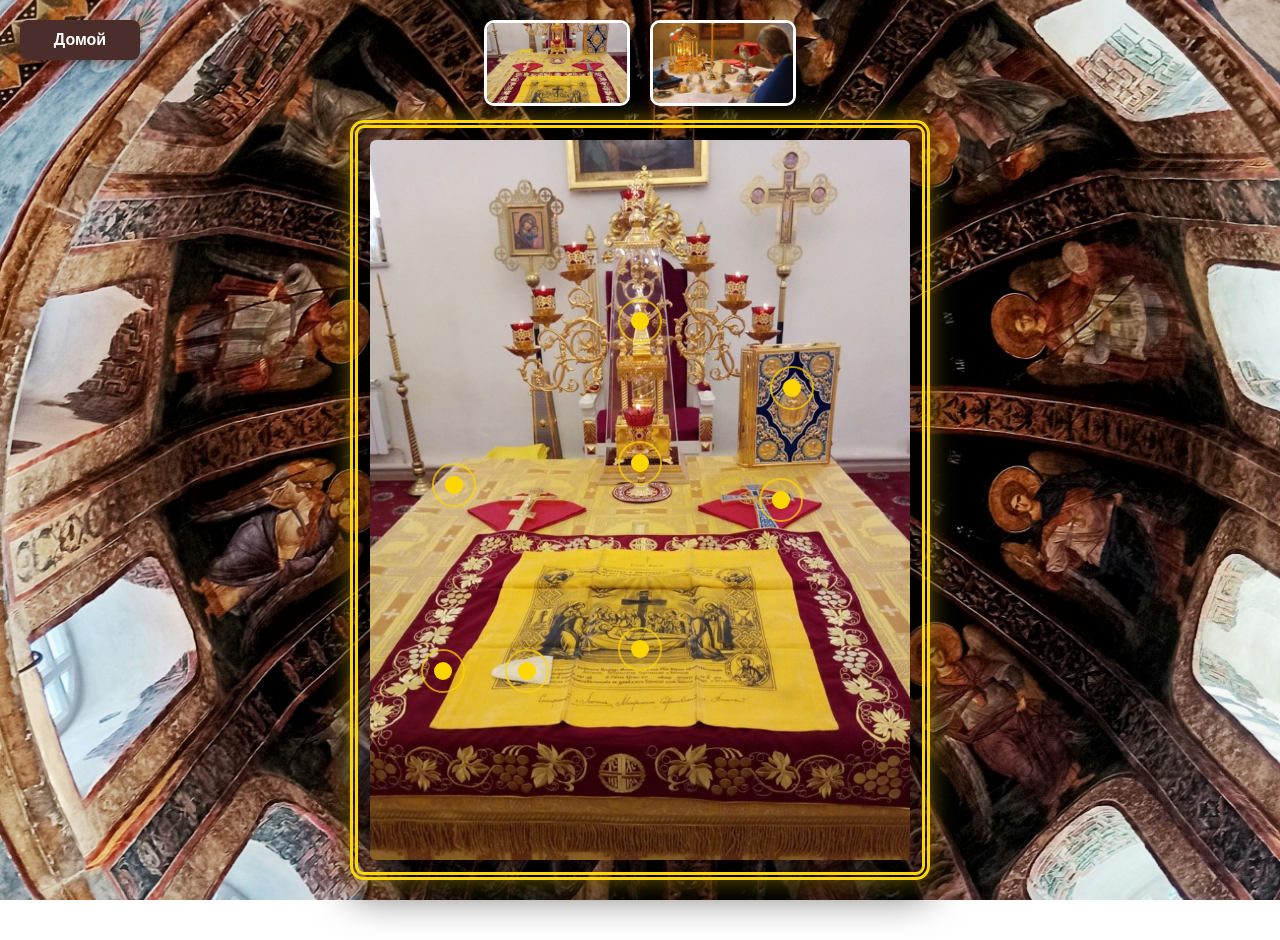
<file: templates/prestol.html>
<!DOCTYPE html>
<html lang="ru">
<head>
    <meta charset="UTF-8">
    <title>Принадлежности престола и жертвенника</title>
    <style>
        body {
            margin: 0;
            font-family: Arial, sans-serif;
            overflow: hidden;
        }

        /* кнопка домой */
        .home-btn {
            position: absolute;
            top: 20px;
            left: 20px;
            z-index: 1000;
        }
        .home-btn img {
            width: 60px;
            cursor: pointer;
        }

      /* верхние кнопки-сцены */
.top-buttons {
    position: absolute;
    top: 20px;
    left: 50%;
    transform: translateX(-50%);
    display: flex;
    gap: 20px;
    z-index: 1000;
}

.scene-btn {
    width: 140px;
    height: 80px;
    cursor: pointer;
    border-radius: 10px;
    overflow: hidden;
    border: 3px solid white;
    box-shadow: 0 0 10px rgba(0,0,0,0.4);
    transition: transform 0.3s;
    display: flex;          /* фиксирует размер контейнера */
    align-items: center;
    justify-content: center;
    background-color: #000; /* временный фон, если картинка не загрузилась */
}

.scene-btn:hover {
    transform: scale(1.08);
}

.scene-btn img {
    width: 100%;
    height: 100%;
    object-fit: cover;
    display: block;         /* ключевой момент — чтобы картинка не исчезала */
}


        /* маркеры */
        .marker {
            position: absolute;
            width: 18px;
            height: 18px;
            border-radius: 50%;
            background: #FFD700;
            cursor: pointer;
            transform: translate(-50%, -50%);
            z-index: 1500;
        }
        .marker::after {
            content: "";
            position: absolute;
            width: 40px;
            height: 40px;
            border-radius: 50%;
            border: 2px solid rgba(255,215,0,0.7);
            top: 50%;
            left: 50%;
            transform: translate(-50%, -50%);
            animation: pulse 2s infinite;
        }
        @keyframes pulse {
            0% { transform: translate(-50%,-50%) scale(0.6); opacity: 1; }
            100% { transform: translate(-50%,-50%) scale(1.6); opacity: 0; }
        }

        /* всплывающая подсказка */
        .tooltip {
            position: absolute;
            background: rgba(0,0,0,0.85);
            color: white;
            padding: 10px 14px;
            border-radius: 8px;
            font-size: 14px;
            max-width: 220px;
            pointer-events: none;
            opacity: 0;
            transition: opacity 0.2s, transform 0.2s;
            z-index: 2000;
        }
        body {
    margin: 0;
    font-family: Arial, sans-serif;
    overflow: hidden;

    /* Фон под всё */
    background-image: url("/static/images/bg.jpg"); /* твоя картинка */
    background-size: cover;
    background-position: center;
    background-attachment: fixed;
}
        .home-btn {
    position: absolute;
    top: 20px;
    left: 20px;
    z-index: 1000;

    display: flex;
    align-items: center;
    justify-content: center;

    width: 120px;       /* ширина */
    height: 40px;       /* высота */
    background-color: #4B2E2B; /* тёмно-коричневый */
    color: white;       /* текст белый */
    font-weight: bold;
    font-size: 16px;
    text-decoration: none;
    border-radius: 8px;  /* скругление углов */
    box-shadow: 0 4px 8px rgba(0,0,0,0.4);
    cursor: pointer;
    transition: transform 0.2s, box-shadow 0.2s;
}

    .home-btn:hover {
    transform: scale(1.05);
    box-shadow: 0 6px 12px rgba(0,0,0,0.5);
}
    .marker {
    position: absolute;
    width: 18px;
    height: 18px;
    border-radius: 50%;
    background: #FFD700;
    cursor: pointer;
    transform: translate(-50%, -50%);
    z-index: 1500;
    pointer-events: all; /* важно */
}

    .tooltip {
    position: absolute;
    background: rgba(0,0,0,0.85);
    color: white;
    padding: 10px 14px;
    border-radius: 8px;
    font-size: 14px;
    max-width: 500px;
    max-height: 500px;
    overflow-y: auto;
    pointer-events: none;
    opacity: 0;
    transition: opacity 0.2s, transform 0.2s;
    z-index: 2000;
}
        .scene {

    position: relative;

    display: flex;
    justify-content: center;
    align-items: center;

    margin: 120px auto 40px auto;

    padding: 12px;

    width: fit-content;
    height: fit-content;

    border: 8px double gold;
    border-radius: 14px;

    background: rgba(0,0,0,0.35);

    box-shadow:
        0 0 25px rgba(255,215,0,0.4),
        0 15px 40px rgba(0,0,0,0.6);
}

#sceneImage {

    display: block;

    max-width: 90vw;
    max-height: 80vh;

    border-radius: 6px;

    margin: auto;
}
    </style>
</head>
<body>

<a href="/" class="home-btn">Домой</a>

<!-- кнопки сцен -->
<div class="top-buttons">
    <div class="scene-btn" onclick="setScene('outside')">
        <img src="/static/icons/prestoll.jpg" alt="Внешняя часть">
    </div>
    <div class="scene-btn" onclick="setScene('inside')">
        <img src="/static/icons/zhertvennik.jpg" alt="Внутренняя часть">
    </div>
</div>

<!-- фон сцены -->
<div id="scene" class="scene">
    <img id="sceneImage">
</div>
<div id="tooltip" class="tooltip"></div>

<script>
    const scenes = {
        outside: {
            bg: "/static/icons/prestoll.jpg",
            markers: [
                {top:"26%", left:"50%", text:"Дарохрани́тельница – особый священный сосуд, постоянно находящийся на престоле в храме, предназначенный для хранения запасных Святых Даров. Дарохранительницу сравнивают с Ковчегом Завета, устроенным по Божию повелению в Моисеевой скинии, так как он наряду с прообразованием других новозаветных святынь (престолов в православных храмах) и лиц (Господа Иисуса Христа; Пресвятой Богородицы) прообразовал и дарохранительницу – ковчег, в котором хранятся Святые Дары."},
                {top:"45%", left:"50%", text:"Напрестольная лампадка — это наполненный маслом светильник, зажигаемый перед иконами или наверху больших стационарных подсвечников. Символическое значение лампады — вечный огонь веры во Христа, разгоняющий тьму зла и неверия."},
                {top:"35%", left:"77%", text:"Евангелие, используемое во время богослужения, лежит в храме на престоле, от чего и происходит его название.  Богослужебное Евангелие отличается от обычного рядом параметров. Текст в нем разбит на зачала – фрагменты, которые читаются во время службы. Это сделано для удобства, чтобы священнослужители сразу видели начало и окончание нужного им фрагмента. Помимо этого, текст богослужебного Евангелия содержит ряд пояснений, какой фрагмент читать на определенных службах. Как правило, служебное Евангелие достаточно массивно. Даже так называемое малое напрестольное Евангелие крупнее многих изданий, предназначенных для обычного чтения. По традиции, напрестольное Евангелие имеет благолепно украшенную обложку – чаще всего, с металлическими накладками или полностью металлическую. На этой обложке мы обычно видим священные изображения. Все это делается в знак особого благоговения к слову Божию, заключенному в Евангелии. Еще одним проявлением благоговения к храмовому Евангелию является использование особых красивых закладок. Как правило, такая закладка имеет весьма внушительный размер. Когда Евангелие лежит на престоле, она спускается вниз, составляя часть церковного благоукрашения. "},
                {top:"50%", left:"75%", text:"Крест напресто́льный – Крест с изображением Распятого Господа, полагаемый на престоле рядом с Евангелием. Напрестольный Крест имеет богослужебное употребление: им в особых случаях осеняется верующий народ, им освящается вода на Богоявление и при особо торжественных молебнах, в предусмотренные Уставом случаи, к нему прикладываются верующие."},
                {top:"70%", left:"50%", text:"Антими́нс (от греч. ἀντί – вместо и лат. mensa – стол – вместопрестолие) – освященный архиереем четырехугольный плат из шелковой или льняной материи с изображением положения Иисуса Христа во гроб, с зашитой частицей святых мощей, на котором совершается литургия. Наиболее распространенный размер примерно 60 на 40 см. На антиминсах изображается положение во гроб Иисуса Христа после снятия с Креста, орудия Его казни, и четыре евангелиста. На антиминсе есть подпись епископа, который его освящал, а также указано, где, когда и для какого храма состоялось это освящение. Антиминс – неотъемлемая часть престола, без которой нельзя совершать литургию."},
                {top:"73%", left:"30%", text:"Антиминсная губа (греч. σπόγγος, губа илитонная) — это литургический предмет, используемый в православной церкви для собирания частиц Святых Даров с антиминса, дискоса и копия, а также для отирания рук священнослужителей. Она символизирует губу с уксусом, которую дали Иисусу Христу на кресте, и хранится завернутой в антиминс."},
                {top:"73%", left:"15%", text:"Антиминс разворачивается в определенный момент богослужения, по окончании которого свертывается особым образом и хранится в специальном плате – илитоне."},
                {top:"48%", left:"17%", text:"Покров, которым накрывают престол со всеми находящимися на нем священными предметами по окончании богослужения, называется пеленой."}


            ]
        },
        inside: {
            bg: "/static/icons/zhertvennik.jpg",
            markers: [
                {top:"57%", left:"58%", text:"Ди́скос (от греч. δίσκος – блюдо, тарелка, диск) – небольшое блюдо на особой подставке, на которое во время Литургии полагаются св. Агнец и частицы, вынутые из других просфор (в разные моменты Литургии может знаменовать, например, вертеп и ясли, где родился Господь Иисус Христос; гроб Христов; а в совокупности с расположенными на нём частицами – Церковь Христову)."},
                {top:"45%", left:"66%", text:"Поти́р (от др.-греч. ποτήρ, «чаша, кубок»; в латинском обряде – калеж, от лат. calix) – сосуд в виде глубокой чаши на ножке с широким основанием, используемый в богослужении многих христианских деноминаций на литургии для совершения Таинства Евхаристии (Причащения)."},
                {top:"40%", left:"57%", text:"Плат – небольшой отрез ткани, который используют для обтирания уст и Чаши после Причастия. Во время совершения Божественной литургии плат находится под напрестольным крестом и выносится из алтаря на потире в свернутом виде непосредственно перед началом Таинства. Во время принятия Святых Даров его держат в руках церковнослужители или диакон, в обязанности которых входит отирание губ каждого из причастников после вкушения Тела и Крови Христовых. По завершении богослужения и потребления оставшихся Даров потир омывается чистой водой и насухо вытирается платом. Его использование исключает случайное падение частиц на пол или на одежду причастника, а также позволяет собрать их мельчайшие фрагменты для последующего бережного уничтожения согласно церковному канону."},
                {top:"64%", left:"35%", text:"На дискос ставится звездица, поддерживающая возлагаемый на него во время Божественной литургии покровец."},
                {top:"50%", left:"50%", text:"Агничная просфора — это главная из пяти служебных просфор в православной Церкви, используемая на Литургии для совершения Евхаристии. Из её центральной части вырезают кубический хлеб — Агнец, который во время богослужения становится Телом Христовым."},
                {top:"41%", left:"25%", text:" Жертвенник в православном храме, как и престол, является одним из главных предметов церковной утвари, необходимых для совершения Божественной Литургии. Он представляет собой стол той же высоты, что и престол, но, как правило, меньшей площади. На жертвеннике непременно стоит распятие, перед которым горит лампада."},
                {top:"78%", left:"50%", text:"Просфоры для проскомидии — это пять особых квасных пшеничных хлебцев, используемых на Литургии для приготовления Евхаристии и поминовения живых/умерших. Они символизируют хлеб, преломленный Христом, и состоят из двух частей, означающих две природы Христа (божественную и человеческую)."},
                {top:"71%", left:"70%", text:"Копие́ – обоюдоострый нож с коротким треугольным лезвием, который используется на проскомидии для изъятия частиц из просфор и для вырезания и раздробления агнца. Символически изображает копье, которым были прободены ребра Иисуса Христа на Кресте (см. Ин.18:34)."}
            ]
        },
    };

    const sceneDiv = document.getElementById("scene");
    const tooltip = document.getElementById("tooltip");

    function setScene(name){
        const scene = scenes[name];
        document.getElementById("sceneImage").src = scene.bg;

        // удаляем старые маркеры
        document.querySelectorAll(".marker").forEach(m => m.remove());

        // создаём маркеры для текущей сцены
        scene.markers.forEach(m => {
            const marker = document.createElement("div");
            marker.className = "marker";
            marker.style.top = m.top;
            marker.style.left = m.left;
            marker.dataset.text = m.text;
            marker.style.position = "absolute";
            marker.style.width = "18px";
            marker.style.height = "18px";
            marker.style.background = "#FFD700";
            marker.style.borderRadius = "50%";
            marker.style.cursor = "pointer";
            marker.style.zIndex = 1500;
            sceneDiv.appendChild(marker);

            // обработчики
            marker.addEventListener("mouseenter", e => {
                tooltip.innerText = marker.dataset.text;
                tooltip.style.opacity = 1;
                tooltip.style.transform = "translateY(0)";
            });
            marker.addEventListener("mousemove", e => {
                tooltip.style.left = e.pageX + 15 + "px";
                tooltip.style.top = e.pageY + 15 + "px";
            });
            marker.addEventListener("mouseleave", e => {
                tooltip.style.opacity = 0;
                tooltip.style.transform = "translateY(10px)";
            });
        });
    }

    // стартовая сцена
    setScene("outside");
</script>

</body>
</html>
</file>
